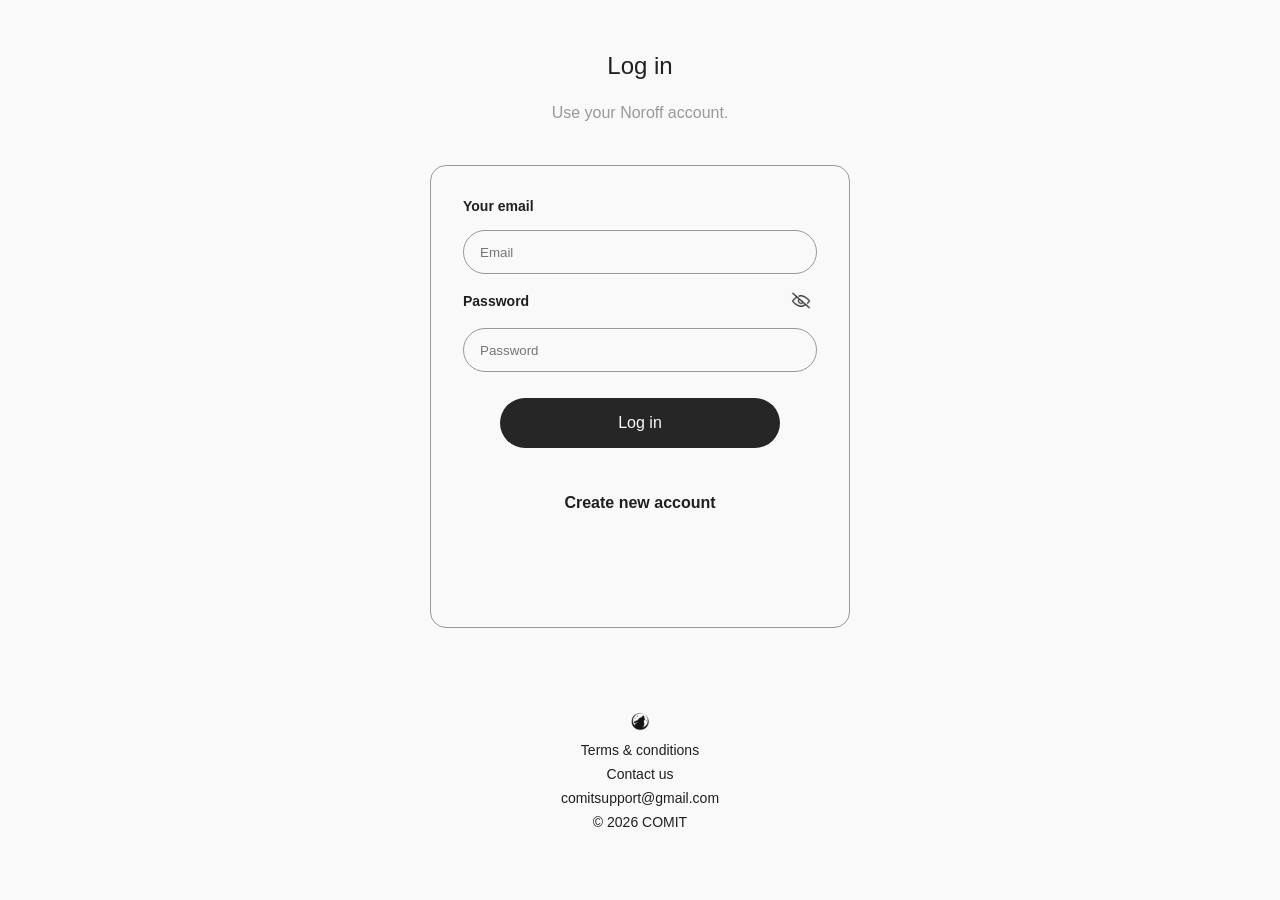
<file: account/login.html>
<!doctype html>
<html lang="en">
  <head>
    <meta charset="UTF-8" />
    <meta name="viewport" content="width=device-width, initial-scale=1.0" />
    <title>Comit</title>
    <link rel="stylesheet" href="../css/style.css" />
    <script type="module" src="../js/login.js" defer></script>
  </head>
  <body class="page--white">
    <main class="auth">
      <section class="text">
        <h1>Log in</h1>
        <p>Use your Noroff account.</p>
      </section>
      <section class="account__card" aria-label="Login form">
        <form id="login-form" class="auth__form">
          <label class="form__text" for="email">Your email</label>
          <input
            class="auth__input"
            id="email"
            type="email"
            name="email"
            placeholder="Email"
            required
          />
          <div class="password-label-row">
            <label class="form__text" for="password">Password</label>
            <button
              type="button"
              class="password-toggle"
              aria-label="Show password"
            >
              <img
                class="password-icon"
                src="../icons/closedeye.png"
                alt=""
                aria-hidden="true"
              />
            </button>
          </div>

          <input
            class="auth__input"
            id="password"
            type="password"
            name="password"
            placeholder="Password"
            required
            minlength="8"
          />
          <button class="btn btn--primary" type="submit">Log in</button>
          <a class="directions_pages" href="./register.html">
            Create new account
          </a>
          <p class="message" id="message"></p>
        </form>
      </section>
    </main>
    <footer class="footer">
      <div class="footer__middle">
        <a class="nav__brand" href="#/">
          <img
            class="nav__logo"
            src="../icons/logo.png"
            alt="Brand the comit logo "
          />
        </a>
        <p>Terms & conditions</p>
        <p>Contact us</p>
        <p>comitsupport@gmail.com</p>
        <p class="website__rights--text">&copy; 2026 COMIT</p>
      </div>
    </footer>
  </body>
</html>
</file>
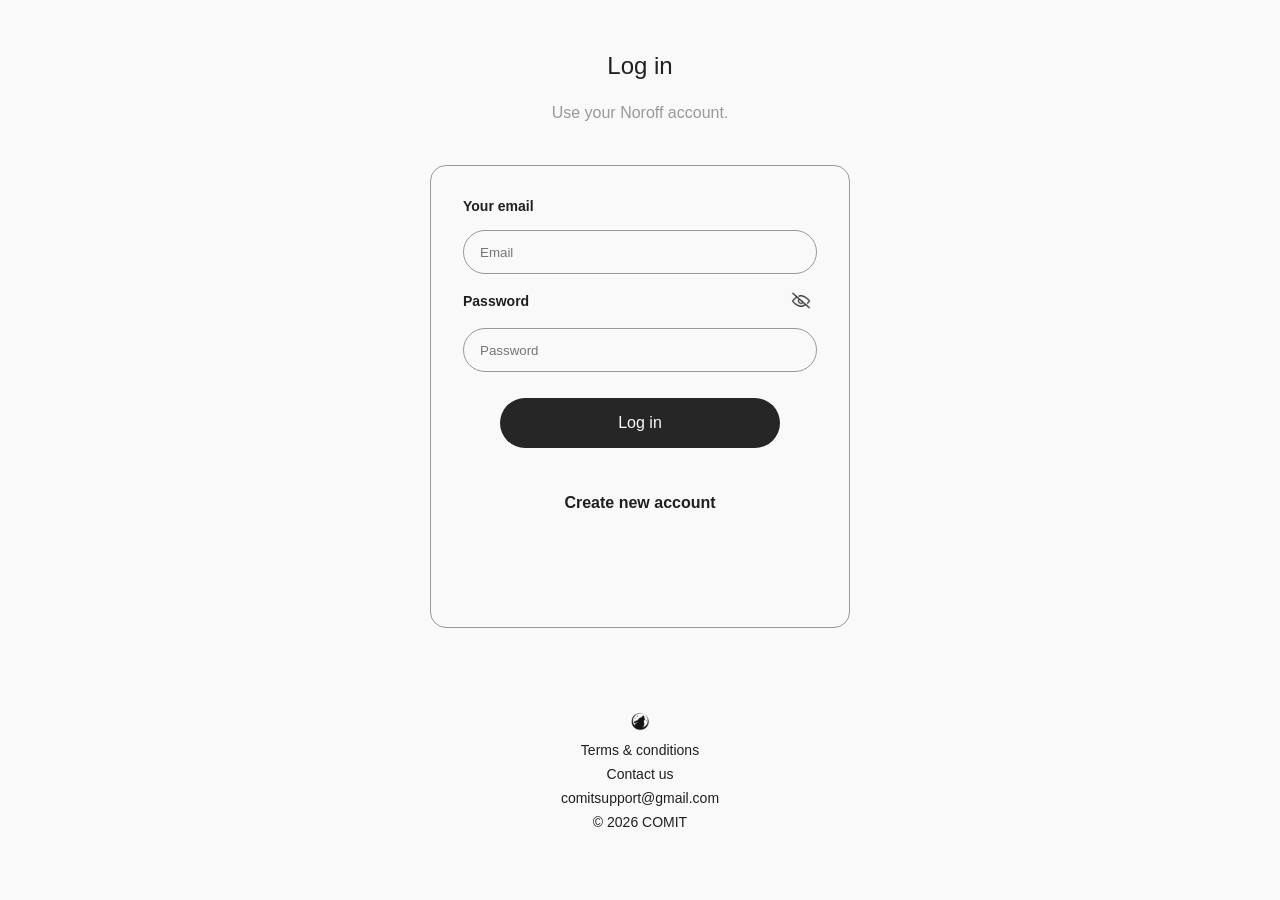
<file: account/profile.html>
<!doctype html>
<html lang="en">
  <head>
    <meta charset="UTF-8" />
    <meta name="viewport" content="width=device-width, initial-scale=1.0" />
    <title>Profile | Comit</title>

    <link rel="stylesheet" href="../css/style.css" />
    <script type="module" src="../js/profile.js" defer></script>
  </head>

  <body class="page--white">
    <header class="feed-header">
      <a class="feed-header__brand" href="../post/index.html">
        <img
          class="feed-header__logo"
          src="../icons/logo.png"
          alt="Comit logo"
        />
        <span class="feed-header__title">Comit</span>
      </a>

      <nav class="feed-header__nav" aria-label="Feed navigation">
        <button
          class="feed-header__menu-btn"
          id="feed-menu-btn"
          type="button"
          aria-label="Open menu"
          aria-expanded="false"
          hidden
        >
          ...
        </button>

        <a
          class="feed-header__login"
          id="feed-login-link"
          href="../account/register.html"
        >
          <img src="../icons/register.png" alt="Register or log in" />
        </a>

        <div class="feed-header__dropdown" id="feed-dropdown" hidden>
          <a href="../post/index.html">Feed</a>
          <button type="button" id="logout-btn">Log out</button>
        </div>
      </nav>
    </header>
    <main class="profile-page">
      <section class="single-author-card profile-author-card" id="profile-card">
        <a class="single-author-card__avatar-link" href="#">
          <img
            class="single-author-card__avatar"
            src="https://placehold.co/60x60?text=U"
            alt="Profile avatar"
          />
        </a>

        <div class="single-author-card__info">
          <a class="single-author-card__name" href="#">Loading...</a>
          <p class="single-author-card__bio"></p>
          <p class="single-author-card__stats"></p>

          <button
            class="btn follow__btn single-author-card__follow"
            id="follow-btn"
            type="button"
            hidden
          >
            Follow
          </button>
        </div>
      </section>

      <h2 class="profile-title">Activity</h2>

      <a
        class="create-shortcut"
        href="../post/create.html"
        aria-label="Create post"
      >
        +
      </a>

      <section id="profile-posts" class="post-list">
        <p class="status">Loading posts...</p>
      </section>
    </main>
  </body>
</html>
</file>
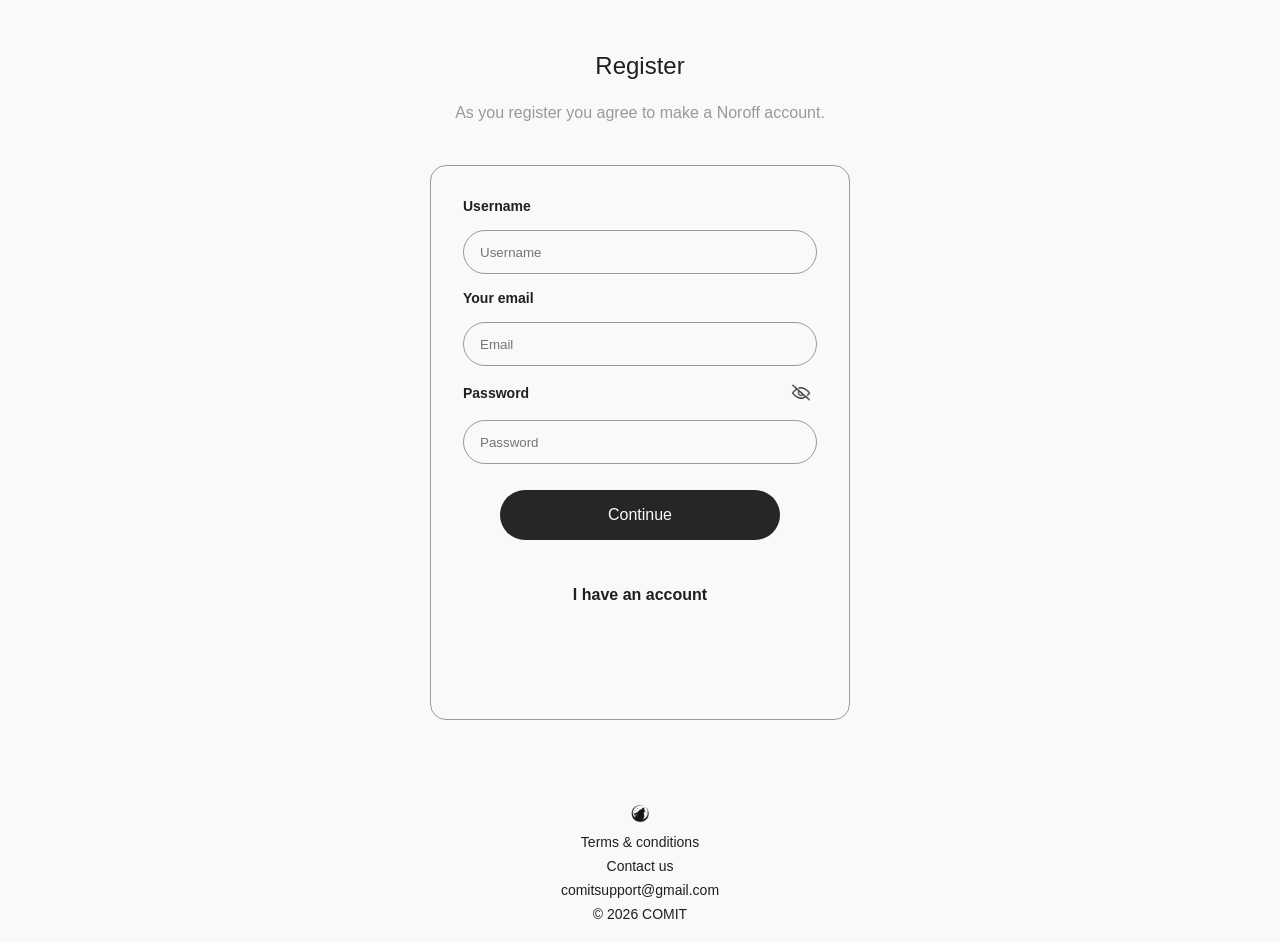
<file: account/register.html>
<!doctype html>
<html lang="en">
  <head>
    <meta charset="UTF-8" />
    <meta name="viewport" content="width=device-width, initial-scale=1.0" />
    <title>Comit</title>

    <link rel="stylesheet" href="../css/style.css" />
    <script type="module" src="../js/register.js" defer></script>
  </head>
  <body class="page--white">
    <main class="auth">
      <section class="text">
        <h1>Register</h1>
        <p>As you register you agree to make a Noroff account.</p>
      </section>
      <section class="account__card" aria-label="Register form">
        <form id="register-form" class="auth__form">
          <label class="form__text" for="name">Username</label>
          <input
            class="auth__input"
            id="name"
            type="text"
            name="name"
            placeholder="Username"
            required
          />
          <label class="form__text" for="email">Your email</label>
          <input
            class="auth__input"
            id="email"
            type="email"
            name="email"
            placeholder="Email"
            required
          />
          <div class="password-label-row">
            <label class="form__text" for="password">Password</label>
            <button
              type="button"
              class="password-toggle"
              aria-label="Show password"
            >
              <img
                class="password-icon"
                src="../icons/closedeye.png"
                alt=""
                aria-hidden="true"
              />
            </button>
          </div>
          <input
            class="auth__input"
            id="password"
            type="password"
            name="password"
            placeholder="Password"
            required
            minlength="8"
          />
          <button class="btn btn--primary" type="submit">Continue</button>
          <a class="directions_pages" href="./login.html">
            I have an account
          </a>

          <p class="message" id="message"></p>
        </form>
      </section>
    </main>
    <footer class="footer">
      <div class="footer__middle">
        <a class="nav__brand" href="#/">
          <img
            class="nav__logo"
            src="../icons/logo.png"
            alt="Brand the comit logo "
          />
        </a>
        <p>Terms & conditions</p>
        <p>Contact us</p>
        <p>comitsupport@gmail.com</p>
        <p class="website__rights--text">&copy; 2026 COMIT</p>
      </div>
    </footer>
  </body>
</html>
</file>
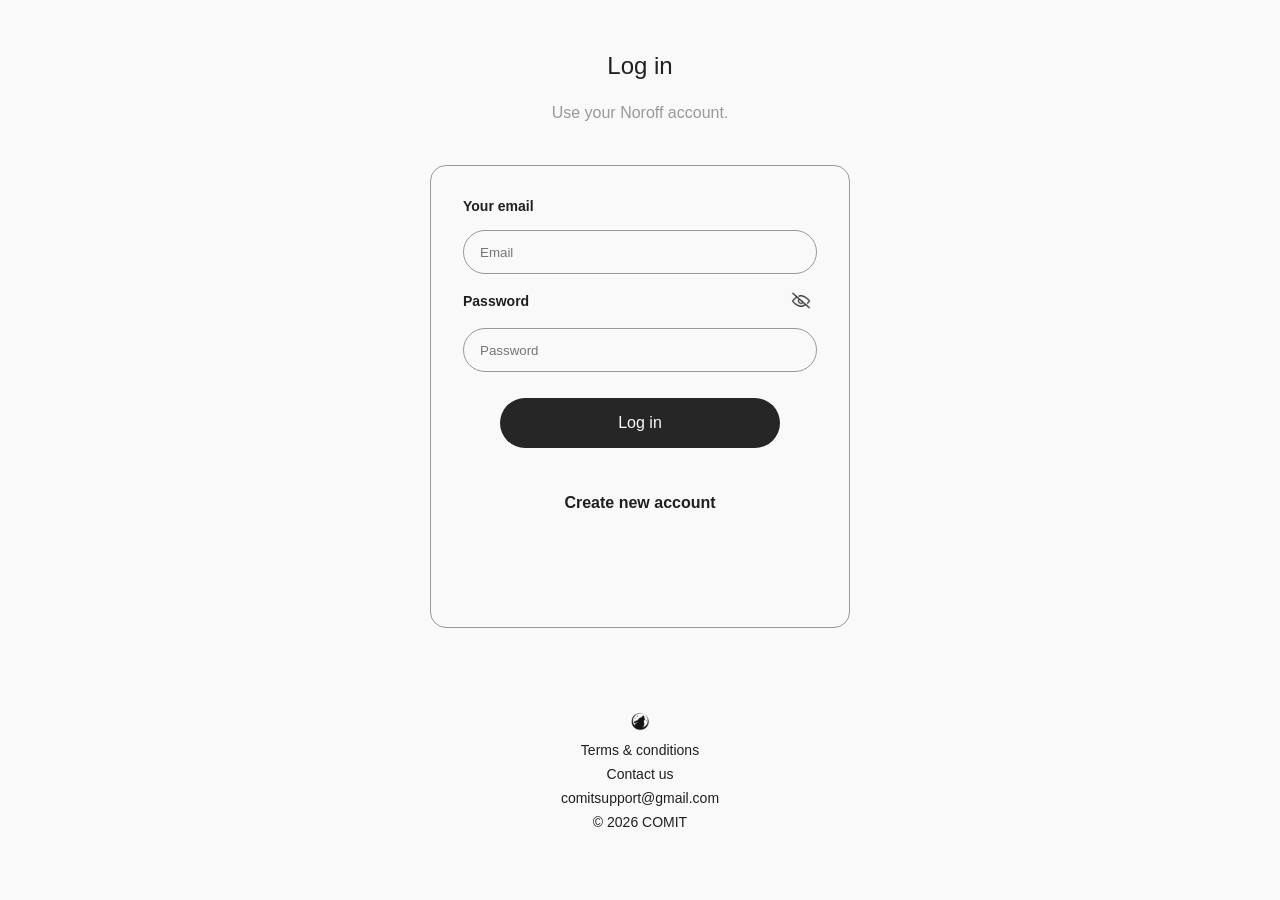
<file: post/create.html>
<!doctype html>
<html lang="en">
  <head>
    <meta charset="UTF-8" />
    <meta name="viewport" content="width=device-width, initial-scale=1.0" />
    <title>Create post | Comit</title>

    <link rel="stylesheet" href="../css/style.css" />
    <script type="module" src="../js/create.js" defer></script>
  </head>

  <body class="page--white">
    <header class="create-header">
      <a class="create-header__brand" href="./index.html">
        <img
          class="create-header__logo"
          src="../icons/logo.png"
          alt="Comit logo"
        />
        <span>Comit</span>
      </a>

      <a class="create-header__profile" href="../account/profile.html">
        <img
          id="header-avatar"
          src="https://placehold.co/40x40?text=U"
          alt="Profile avatar"
        />
      </a>
      <nav class="feed-header__nav" aria-label="Feed navigation">
        <button
          class="feed-header__menu-btn"
          id="feed-menu-btn"
          type="button"
          aria-label="Open menu"
          aria-expanded="false"
          hidden
        >
          ...
        </button>

        <a
          class="feed-header__login"
          id="feed-login-link"
          href="../account/register.html"
        >
        </a>
        <div class="feed-header__dropdown" id="feed-dropdown" hidden>
          <button type="button" id="logout-btn">Log out</button>
        </div>
      </nav>
    </header>

    <main class="create-page">
      <form id="create-form" class="create-form">
        <label class="create-form__label" for="title">Topic</label>
        <input
          class="create-form__input"
          id="title"
          name="title"
          type="text"
          placeholder="Write topic here"
          required
          maxlength="280"
        />

        <label class="create-form__label" for="body">Text</label>
        <textarea
          class="create-form__textarea"
          id="body"
          name="body"
          placeholder="Write text here"
          rows="7"
          maxlength="280"
        ></textarea>

        <label class="create-form__label" for="mediaUrl">Image URL</label>
        <input
          class="create-form__input"
          id="mediaUrl"
          name="mediaUrl"
          type="url"
          placeholder="Paste image URL"
        />

        <img
          class="create-form__preview"
          id="media-preview"
          src="https://placehold.co/600x300?text=Post+image"
          alt="Post image preview"
        />

        <label class="create-form__label" for="tags">Tags</label>
        <input
          class="create-form__input create-form__input--small"
          id="tags"
          name="tags"
          type="text"
          placeholder="JavaScript, Bugs"
        />

        <p class="message" id="message"></p>

        <button class="btn btn--primary create-form__submit" type="submit">
          Publish
        </button>
      </form>
    </main>
  </body>
</html>
</file>
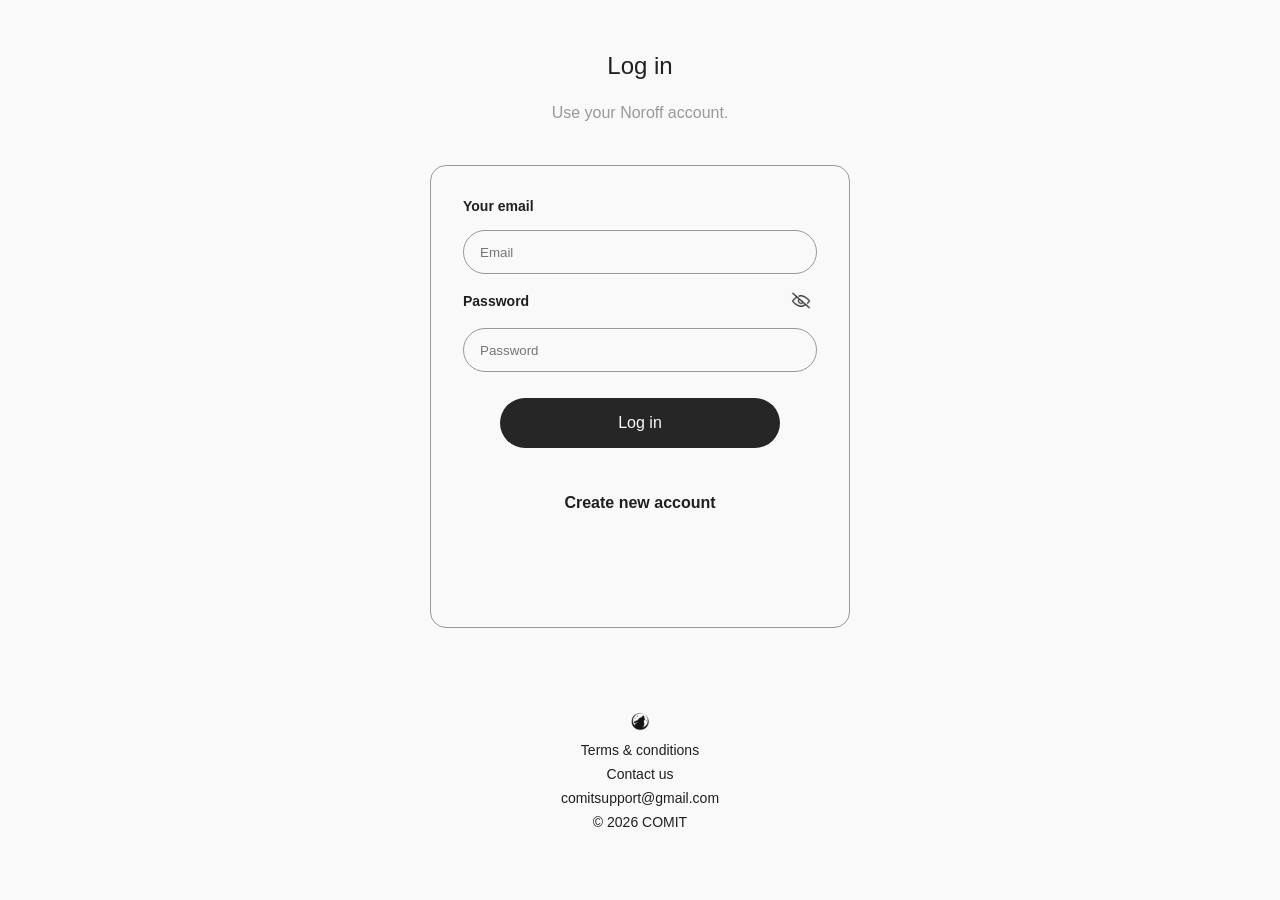
<file: post/edit.html>
<!doctype html>
<html lang="en">
  <head>
    <meta charset="UTF-8" />
    <meta name="viewport" content="width=device-width, initial-scale=1.0" />
    <title>Edit post | Comit</title>

    <link rel="stylesheet" href="../css/style.css" />
    <script type="module" src="../js/edit.js" defer></script>
  </head>

  <body class="page--white">
    <header class="feed-header">
      <a class="feed-header__brand" href="../post/index.html">
        <img
          class="feed-header__logo"
          src="../icons/logo.png"
          alt="Comit logo"
        />
        <span class="feed-header__title">Comit</span>
      </a>

      <nav class="feed-header__nav" aria-label="Main navigation">
        <button
          class="feed-header__menu-btn"
          id="feed-menu-btn"
          type="button"
          aria-label="Open menu"
          aria-expanded="false"
          hidden
        >
          ...
        </button>

        <a
          class="feed-header__login"
          id="feed-login-link"
          href="../account/login.html"
        >
          <img src="../icons/register.png" alt="Log in or register" />
        </a>

        <div class="feed-header__dropdown" id="feed-dropdown" hidden>
          <a href="../post/index.html">Feed</a>
          <a href="../post/create.html">Create</a>
          <a href="../account/profile.html">Profile</a>
          <button type="button" id="logout-btn">Log out</button>
        </div>
      </nav>
    </header>
    <main class="create-page">
      <form id="edit-form" class="create-form">
        <label class="create-form__label" for="title">Topic</label>
        <input
          class="create-form__input"
          id="title"
          name="title"
          type="text"
          placeholder="Write topic here"
          required
          maxlength="280"
        />

        <label class="create-form__label" for="body">Text</label>
        <textarea
          class="create-form__textarea"
          id="body"
          name="body"
          placeholder="Write text here"
          rows="7"
          maxlength="280"
        ></textarea>

        <label class="create-form__label" for="mediaUrl">Image URL</label>
        <input
          class="create-form__input"
          id="mediaUrl"
          name="mediaUrl"
          type="url"
          placeholder="Paste image URL"
        />

        <img
          class="create-form__preview"
          id="media-preview"
          src="https://placehold.co/600x300?text=Post+image"
          alt="Post image preview"
        />

        <label class="create-form__label" for="tags">Tags</label>
        <input
          class="create-form__input create-form__input--small"
          id="tags"
          name="tags"
          type="text"
          placeholder="JavaScript, Bugs"
        />

        <p class="message" id="message"></p>

        <button class="btn btn--primary create-form__submit" type="submit">
          Save changes
        </button>

        <button class="btn delete-btn" id="delete-btn" type="button">
          Delete post
        </button>
      </form>
    </main>
  </body>
</html>
</file>
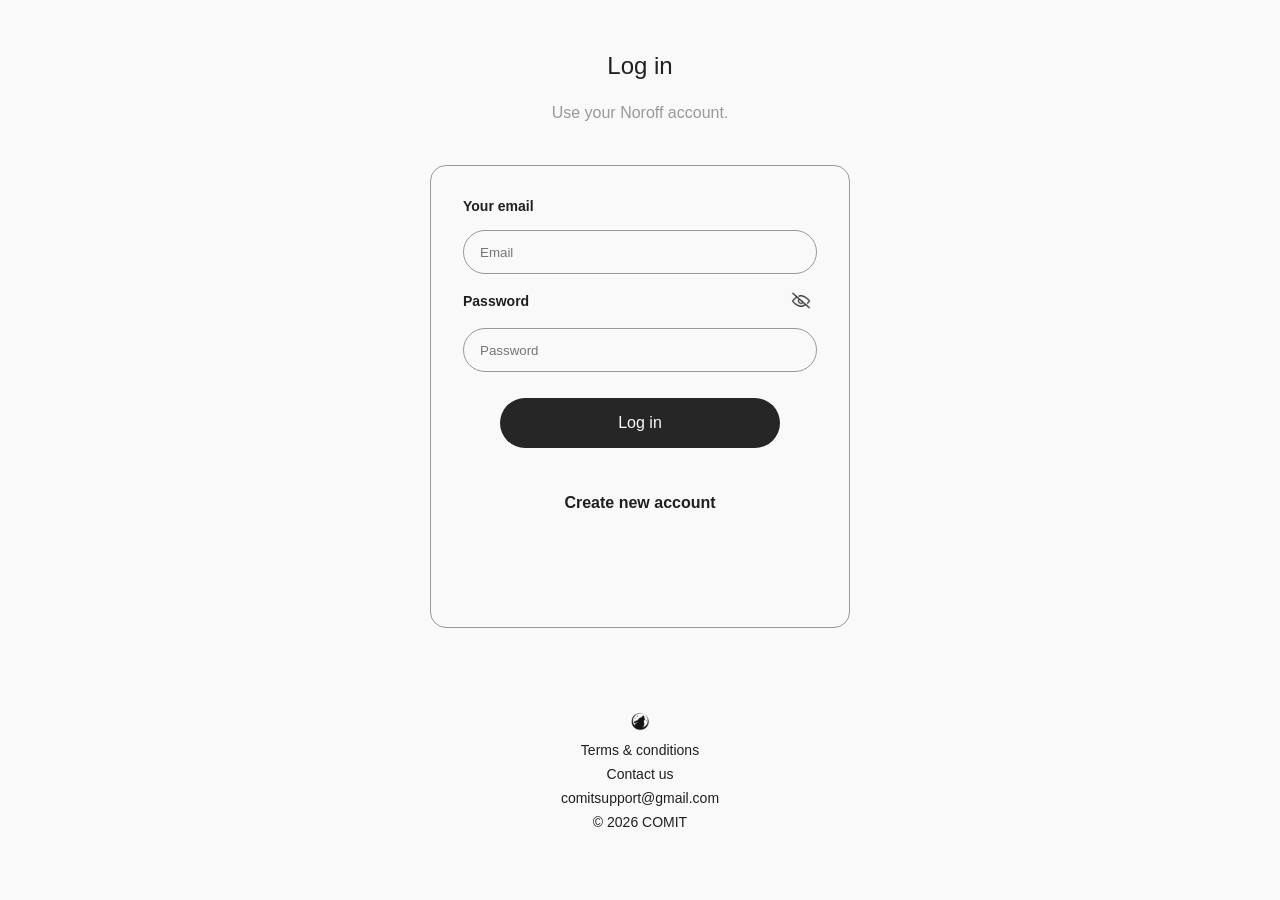
<file: post/single.html>
<!doctype html>
<html lang="en">
  <head>
    <meta charset="UTF-8" />
    <meta name="viewport" content="width=device-width, initial-scale=1.0" />
    <meta name="description" content="View a single Comit post." />
    <title>Post | Comit</title>

    <link rel="stylesheet" href="../css/style.css" />
    <script type="module" src="../js/single.js" defer></script>
  </head>

  <body class="page--white">
    <header class="feed-header">
      <a class="feed-header__brand" href="../index.html">
        <img
          class="feed-header__logo"
          src="../icons/logo.png"
          alt="Comit logo"
        />
        <span class="feed-header__title">Comit</span>
      </a>

      <nav class="feed-header__nav" aria-label="Feed navigation">
        <button
          class="feed-header__menu-btn"
          id="feed-menu-btn"
          type="button"
          aria-label="Open menu"
          aria-expanded="false"
          hidden
        >
          ...
        </button>

        <a
          class="feed-header__login"
          id="feed-login-link"
          href="../account/register.html"
        >
          <img src="../icons/register.png" alt="Register or log in" />
        </a>

        <div class="feed-header__dropdown" id="feed-dropdown" hidden>
          <a href="./index.html">Feed</a>
          <a href="./create.html">Create</a>
          <a href="../account/profile.html">Profile</a>
          <button type="button" id="logout-btn">Log out</button>
        </div>
      </nav>
    </header>
    <main class="single-page">
      <section class="single-author-card" id="author-card">
        <a class="single-author-card__avatar-link" href="#">
          <img
            class="single-author-card__avatar"
            src="https://placehold.co/60x60?text=U"
            alt="Author avatar"
          />
        </a>

        <div class="single-author-card__info">
          <a class="single-author-card__name" href="#">Loading...</a>
          <p class="single-author-card__bio"></p>
          <p class="single-author-card__stats"></p>

          <button
            class="btn follow__btn single-author-card__follow"
            id="follow-btn"
            type="button"
            hidden
          >
            Follow
          </button>
        </div>
      </section>

      <section id="single-post" class="single-post">
        <p class="status">Loading post...</p>
      </section>
    </main>
  </body>
</html>
</file>
<file: css/style.css>
* {
  font-family: 'Inter', sans-serif, Tahoma, Geneva, Verdana;
  box-sizing: border-box;
}
[hidden] {
  display: none !important;
}
:root {
  /********** FONT WEIGHTS **********/
  --fw-light: 300;
  --fw-regular: 400;
  --fw-medium: 500;
  --fw-bold: 700;

  /********** MOBILE SIZES **********/
  --fs-h1-mobile: 2rem; /* 32px */
  --fs-h2-mobile: 1.25rem; /* 20px */
  --fs-bigstan-mobile: 1rem; /* 16px */
  --fs-stan-mobile: 0.875rem; /* 14px */

  /******* COLORS ******/
  --ink: #1f1f1f;
  --bg: #f9f9f9;
  --gray-400: #999999;
  --gray-200: #f0f2f5;
  --gray-600: #262626;
}

body {
  margin: 0;
  font-family: Arial, sans-serif;
  background: var(--bg);
  color: var(--ink);
}

img {
  display: block;
  width: 100%;
  height: 100%;
  object-fit: cover;
}
h1 {
  font-weight: var(--fw-medium);
}

h2 {
  font-weight: var(--fw-medium);
}

.text {
  text-align: center;
}
.text p {
  margin: 0 0 1rem;
  line-height: 1.6;
  color: var(--gray-400);
  font-size: var(--fs-bigstan-mobile);
}

.nav__logo {
  width: 24px;
  height: 24px;
}

.welcome {
  min-height: 800px;
  padding: 2rem 1.25rem 3rem;
  margin-bottom: 10px;
}

.hero {
  margin: 0 auto;
  padding: 30px;
  max-width: 1143px;
  min-height: 654px;
  background: var(--gray-200);
  border-radius: 16px;
}

.hero-visual {
  text-align: center;
}

.wheel {
  --wheel-size: clamp(280px, 78vw, 420px);
  --ring-size: calc(var(--wheel-size) * 0.92);
  --radius: calc(var(--wheel-size) * 0.34);
  --outer-size: clamp(64px, 13vw, 86px);
  --center-w: clamp(96px, 24vw, 132px);
  --center-h: clamp(118px, 28vw, 160px);

  position: relative;
  width: var(--wheel-size);
  height: var(--wheel-size);
  margin: 0 auto 2rem;
}

.ring {
  position: absolute;
  inset: 0;
  animation: wheel-spin 18s linear infinite;
  transform-origin: 50% 50%;
  will-change: transform;
}

.orbit-item {
  position: absolute;
  top: 50%;
  left: 50%;
  width: var(--outer-size);
  height: var(--outer-size);
  margin-left: calc(var(--outer-size) / -2);
  margin-top: calc(var(--outer-size) / -2);
}

.orbit-item img {
  width: 100%;
  height: 100%;
  object-fit: cover;
  border-radius: 20px;
  animation: counter-spin 18s linear infinite;
}

.orbit-1 {
  transform: rotate(0deg) translateY(calc(-1 * var(--radius)));
}
.orbit-2 {
  transform: rotate(60deg) translateY(calc(-1 * var(--radius)));
}
.orbit-3 {
  transform: rotate(120deg) translateY(calc(-1 * var(--radius)));
}
.orbit-4 {
  transform: rotate(180deg) translateY(calc(-1 * var(--radius)));
}
.orbit-5 {
  transform: rotate(240deg) translateY(calc(-1 * var(--radius)));
}
.orbit-6 {
  transform: rotate(300deg) translateY(calc(-1 * var(--radius)));
}

.center-card {
  position: absolute;
  top: 50%;
  left: 50%;
  width: clamp(80px, 18vw, 96px);
  height: clamp(80px, 18vw, 96px);
  transform: translate(-50%, -50%);
  overflow: hidden;
  border-radius: 20px;
  z-index: 2;
}

.hero-content {
  max-width: 470px;
  margin: 0 auto;
  text-align: center;
}

.hero-content h2 {
  margin: 0 0 1rem;
  font-size: 2rem;
}

.actions {
  display: flex;
  flex-direction: column;
  align-items: center;
  gap: 1rem;
  margin-top: 2rem;
}

.btn {
  display: inline-flex;
  align-items: center;
  justify-content: center;
  justify-self: center;
  padding: 1rem 2rem;
  border-radius: 999px;
  border: none;
  font-size: var(--fs-bigstan-mobile);
  cursor: pointer;
  text-decoration: none;
  transition: all 0.2s ease;
  width: 280px;
  max-width: 80%;
}

.btn--primary {
  background: var(--gray-600);
  color: var(--bg);
  margin: 10px;
}

.btn--secondary {
  background: transparent;
  border: 1px solid #262626;
  color: var(--ink);
}

.btn:hover {
  transform: translateY(-2px);
  background: var(--bg);
  color: var(--ink);
  border-color: var(--bg);
  font-weight: var(--fw-bold);
  box-shadow: 0 4px 10px rgba(0, 0, 0, 0.2);
}

.directions_pages {
  margin: 20px;
}
/***footer***/

.footer {
  display: flex;
  justify-content: center;
  text-align: center;
  background-color: var(--pink-100);
  font-size: var(--fs-stan-mobile);
  color: var(--pink-500);
  padding: 20px 12px;
  margin-top: 30px;
}

.footer__middle {
  display: grid;
  gap: 8px;
  justify-items: center;
}

.footer p {
  margin: 0;
}

.footer__link {
  color: var(--pink-500);
  text-decoration: none;
}

/* Desktop */
@media (min-width: 980px) {
  .welcome {
    align-items: center;
    padding: 3rem;
  }

  .hero {
    width: 100%;
    display: grid;
    grid-template-columns: 1.1fr 0.9fr;
    align-items: center;
    gap: 3rem;
  }

  .hero-visual {
    min-height: 560px;
    display: flex;
    flex-direction: column;
    justify-content: center;
  }

  .wheel {
    --wheel-size: 500px;
    --radius: 172px;
    --outer-size: 78px;
    --center-w: 150px;
    --center-h: 180px;
  }
}

@keyframes wheel-spin {
  from {
    transform: rotate(0deg);
  }
  to {
    transform: rotate(360deg);
  }
}

@keyframes counter-spin {
  from {
    transform: rotate(0deg);
  }
  to {
    transform: rotate(-360deg);
  }
}

/***Login***/
.auth {
  padding: 2rem 1rem;
  display: flex;
  flex-direction: column;
  align-items: center;
}

.text {
  text-align: center;
  margin-bottom: 1.5rem;
}

.account__card {
  width: min(100%, 420px);
  border: 1px solid var(--gray-400);
  border-radius: 16px;
  padding: 2rem;
  background: var(--bg);
}

.auth__form {
  display: grid;
  gap: 1rem;
}

.form__text {
  margin: 0;
  font-weight: var(--fw-bold);
  font-size: var(--fs-stan-mobile);
}

.auth__input {
  width: 100%;
  height: 44px;
  padding: 0 1rem;
  border: 1px solid var(--gray-400);
  border-radius: 999px;
  background: transparent;
}

.password-label-row {
  display: flex;
  justify-content: space-between;
  align-items: center;
}

.password-toggle {
  border: none;
  background: none;
  cursor: pointer;
}

.password-icon {
  width: 20px;
  height: 20px;
}

.forgot__text,
.continue__text {
  margin: 0;
  color: var(--gray-400);
  font-size: var(--fs-stan-mobile);
}

.forgot__text {
  font-weight: var(--fw-bold);
}

.continue__text {
  text-align: center;
}

.auth__actions {
  display: flex;
  justify-content: center;
}

.auth__btn,
.form__btn {
  width: 100%;
  height: 48px;
  border-radius: 999px;
  font-weight: var(--fw-bold);
  cursor: pointer;
}

.auth__btn {
  border: 1px solid var(--gray-400);
  background: transparent;
  color: var(--ink);
}

.form__btn {
  margin-top: 1.5rem;
  border: none;
  background: var(--gray-600);
  color: var(--bg);
  font-size: 1.5rem;
  font-weight: var(--fw-light);
}

.directions_pages {
  display: block;
  text-align: center;
  color: var(--ink);
  text-decoration: none;
  font-weight: var(--fw-bold);
}

.directions_pages:hover {
  text-decoration-line: underline;
}

.message {
  text-align: center;
  color: var(--gray-600);
}
.auth__input.input--valid {
  border: 2px solid #3cff00;
}

.auth__input.input--invalid {
  border: 2px solid #ff0000;
}
/***feed header***/
.feed-header {
  display: flex;
  align-items: center;
  justify-content: space-between;
  padding: 1.5rem 3rem;
}

.feed-header__brand {
  display: flex;
  align-items: center;
  gap: 0.55rem;
  text-decoration: none;
}

.feed-header__logo {
  width: 32px;
  height: 32px;
  object-fit: contain;
}

.feed-header__title {
  color: var(--ink);
  font-size: var(--fs-stan-mobile);
  font-weight: var(--fw-bold);
}

.feed-header__login img {
  width: 26px;
  height: 26px;
}

/***feed***/
.feed-header__nav {
  position: relative;
}

.feed-header__menu-btn {
  border: none;
  background: transparent;
  font-size: 1.6rem;
  font-weight: var(--fw-bold);
  cursor: pointer;
}

.feed-header__dropdown {
  position: absolute;
  right: 0;
  top: 2rem;
  display: grid;
  gap: 0.5rem;
  min-width: 130px;
  background: var(--bg);
  border: 1px solid var(--gray-200);
  border-radius: 8px;
  padding: 0.75rem;
  z-index: 10;
}

.feed-header__dropdown a,
.feed-header__dropdown button {
  background: none;
  border: none;
  color: var(--ink);
  text-align: left;
  text-decoration: none;
  font: inherit;
  cursor: pointer;
}

.feed {
  max-width: 430px;
  margin: 0 auto;
  padding: 1rem;
}

.feed-search,
.feed-top,
.post-topics,
.feed-posts {
  margin-bottom: 2rem;
}

.feed h2 {
  font-size: var(--fs-stan-mobile);
  margin-bottom: 0.75rem;
}

.feed-search__input {
  max-height: 270px;
  padding: 0.9rem;
  border: none;
  border-radius: 8px;
  background: var(--gray-200);
  text-align: center;
}

.contributors {
  display: flex;
  align-items: center;
  gap: 0.4rem;
}

.contributors img {
  width: 28px;
  height: 28px;
  border-radius: 50%;
}

.contributors span,
.post-topics p,
.feed-hint,
.status {
  color: var(--gray-400);
  font-size: var(--fs-stan-mobile);
}
#all-post-list,
#following-post-list {
  max-height: 760px;
  overflow-y: auto;
  padding-right: 0.25rem;
}

.post-list {
  display: grid;
  gap: 1.25rem;
  margin-top: 2rem;
}

.post-card {
  background: var(--bg);
  border: 1px solid var(--gray-200);
  border-radius: 12px;
  padding: 1rem;
}

.post-card__header {
  display: grid;
  grid-template-columns: 40px 1fr auto;
  align-items: center;
  gap: 0.75rem;
}

.post-card__avatar {
  width: 40px;
  height: 40px;
  border-radius: 50%;
}

.post-card__username {
  font-size: var(--fs-stan-mobile);
  font-weight: 700;
}

.post-card__time {
  color: var(--gray-400);
  font-size: var(--fs-stan-mobile);
}
.post-card__title {
  font-size: var(--fs-bigstan-mobile);
  margin: 1rem 0 0.35rem;
  color: var(--ink);
  font-weight: var(--fw-medium);
}

.post-card__body {
  color: var(--gray-400);
  font-size: var(--fs-stan-mobile);
  margin: 1.5rem 0 2rem;
}

.post-card__image {
  width: 100%;
  height: 160px;
  border-radius: 8px;
  object-fit: cover;
  background: var(--gray-200);
}
.filter-btn {
  border: 1px solid var(--gray-400);
  border-radius: 6px;
  background: transparent;
  color: var(--gray-400);
  padding: 0.4rem 1rem;
  cursor: pointer;
  transition: 0.2s ease;
}
.feed-filter__buttons {
  display: flex;
  flex-wrap: wrap;
  gap: 0.5rem;
}

.filter-btn--active {
  background: var(--ink);
  color: var(--bg);
  border-color: var(--ink);
}
.post-card--clickable {
  display: block;
  color: inherit;
  text-decoration: none;
  cursor: pointer;
}
.profile-search-results {
  display: grid;
  gap: 0.5rem;
  margin-top: 0.5rem;
  background: #fff;
  border: 1px solid #ddd;
  border-radius: 8px;
  padding: 0.75rem;
}

.profile-search-result {
  display: flex;
  align-items: center;
  gap: 0.6rem;
  color: #222;
  text-decoration: none;
  font-size: 0.9rem;
}

.profile-search-result img {
  width: 32px;
  height: 32px;
  border-radius: 50%;
}
/**profile**/
.profile-page {
  max-width: 430px;
  margin: 0 auto;
  padding: 1rem;
}

.profile-card {
  display: grid;
  grid-template-columns: 60px 1fr auto;
  gap: 0.75rem;
  align-items: start;
  margin-bottom: 2rem;
}
.post-card__header {
  display: grid;
  grid-template-columns: 40px 1fr auto;
  gap: 0.75rem;
  align-items: start;
}

.post-card__time {
  grid-column: 3;
  grid-row: 1;
  font-size: 0.75rem;
  color: var(--gray-400);
}

.post-card__edit-btn {
  grid-column: 3;
  grid-row: 2;
  justify-self: end;
  margin-top: 0.35rem;
  padding: 0.3rem 0.7rem;
  border: 1px solid var(--gray-400);
  border-radius: 6px;
  background: var(--gray-200);
  color: var(--ink);
  font-size: var(--fs-stan-mobile);
  font-weight: var(--fw-light);
  text-decoration: none;
}

.profile-card__avatar {
  width: 60px;
  height: 60px;
  border-radius: 50%;
}

.profile-card__name {
  font-size: var(--fs-bigstan-mobile);
  margin: 0;
}

.profile-card__stats,
.profile-card__bio {
  color: var(--gray-400);
  font-size: var(--fs-stan-mobile);
  margin: 0.25rem 0;
}

.profile-title {
  background: var(--ink);
  color: var(--bg);
  text-align: center;
  border-radius: 6px;
  padding: 0.8rem;
  font-size: var(--fs-stan-mobile);
}

.create-shortcut {
  display: flex;
  align-items: center;
  justify-content: center;
  height: 48px;
  border: 1px solid var(--ink);
  border-radius: 6px;
  margin: 1rem 0 2rem;
  color: #222;
  text-decoration: none;
  font-size: 2rem;
  font-weight: var(--fw-bold);
}

/***Create post***/

.create-header {
  max-width: 430px;
  margin: 0 auto;
  padding: 1.25rem 1rem;
  display: flex;
  justify-content: space-between;
  align-items: center;
}

.create-header__brand {
  display: flex;
  align-items: center;
  gap: 0.5rem;
  color: var(--ink);
  font-weight: var(--fw-bold);
  text-decoration: none;
}

.create-header__logo {
  width: 24px;
  height: 24px;
  object-fit: contain;
}

.create-header__profile img {
  width: 44px;
  height: 44px;
  border-radius: 50%;
  object-fit: cover;
}

.create-page {
  max-width: 430px;
  margin: 0 auto;
  padding: 1rem;
}

.create-form {
  display: grid;
  gap: 1rem;
}

.create-form__label {
  font-size: var(--fs-stan-mobile);
  font-weight: var(--fw-bold);
  color: var(--gray-400);
}

.create-form__input,
.create-form__textarea {
  width: 100%;
  border: 1px solid var(--gray-400);
  border-radius: 8px;
  background: #fff;
  padding: 1rem;
  font: inherit;
}

.create-form__input::placeholder,
.create-form__textarea::placeholder {
  color: var(--gray-400);
}

.create-form__textarea {
  min-height: 140px;
  resize: vertical;
}

.create-form__preview {
  width: 100%;
  height: 170px;
  object-fit: cover;
  border-radius: 8px;
  background: var(--bg);
}

.create-form__input--small {
  max-width: 170px;
}

.create-form__submit {
  width: 100%;
  margin-top: 1rem;
}

.message {
  min-height: 1.2rem;
  color: var(--gray-400);
  font-size: 0.85rem;
}

/***Single post***/

.follow__btn {
  border-radius: 4px;
}

.single-header {
  max-width: 430px;
  margin: 0 auto;
  padding: 1.25rem 1rem;
  display: flex;
  justify-content: space-between;
  align-items: center;
}

.single-header__brand {
  display: flex;
  align-items: center;
  gap: 0.5rem;
  color: var(--ink);
  font-weight: var(--fw-bold);
  text-decoration: none;
}

.single-header__logo {
  width: 24px;
  height: 24px;
  object-fit: contain;
}

.single-header__menu {
  color: var(--ink);
  font-size: var(--fs-bigstan-mobile);
  font-weight: var(--fw-bold);
  text-decoration: none;
}

.single-page {
  max-width: 430px;
  margin: 0 auto;
  padding: 1rem;
}

.single-author-card {
  display: grid;
  grid-template-columns: 60px 1fr;
  gap: 1rem;
  background: var(--bg);
  border-radius: 16px;
  padding: 1.25rem;
  margin-bottom: 1.25rem;
  box-shadow: 0 1px 8px rgba(0, 0, 0, 0.04);
}

.single-author-card__avatar {
  width: 60px;
  height: 60px;
  border-radius: 50%;
  object-fit: cover;
}

.single-author-card__name {
  display: inline-block;
  color: var(--ink);
  font-size: var(--fs-bigstan-mobile);
  font-weight: var(--fw-bold);
  text-decoration: none;
  margin-bottom: 0.25rem;
}

.single-author-card__bio,
.single-author-card__stats {
  color: var(--gray-600);
  font-size: var(--fs-stan-mobile);
  margin: 0.25rem 0;
}

.single-author-card__follow {
  width: 100%;
  margin-top: 0.5rem;
}

.single-post-card {
  background: var(--bg);
  border: 1px solid var(--gray-200);
  border-radius: 12px;
  padding: 1rem;
}

.single-post-card__header {
  display: flex;
  justify-content: flex-end;
}

.single-post-card__time {
  color: var(--gray-400);
  font-size: var(--fs-stan-mobile);
}

.single-post-card__title {
  font-size: var(--fs-bigstan-mobile);
  margin: 1.5rem 0;
}

.single-post-card__body {
  color: var(--gray-400);
  min-height: 140px;
  line-height: 1.5;
}

.single-post-card__image {
  width: 100%;
  height: 170px;
  border-radius: 8px;
  object-fit: cover;
  background: var(--gray-200);
  margin-top: 1rem;
}

.single-post-card__author-link {
  display: inline-block;
  margin-top: 1rem;
  color: var(--gray-400);
  font-weight: var(--fw-bold);
  text-decoration: none;
}

.single-post-card__owner-actions {
  display: grid;
  gap: 0.75rem;
  margin-top: 1rem;
}
</file>
